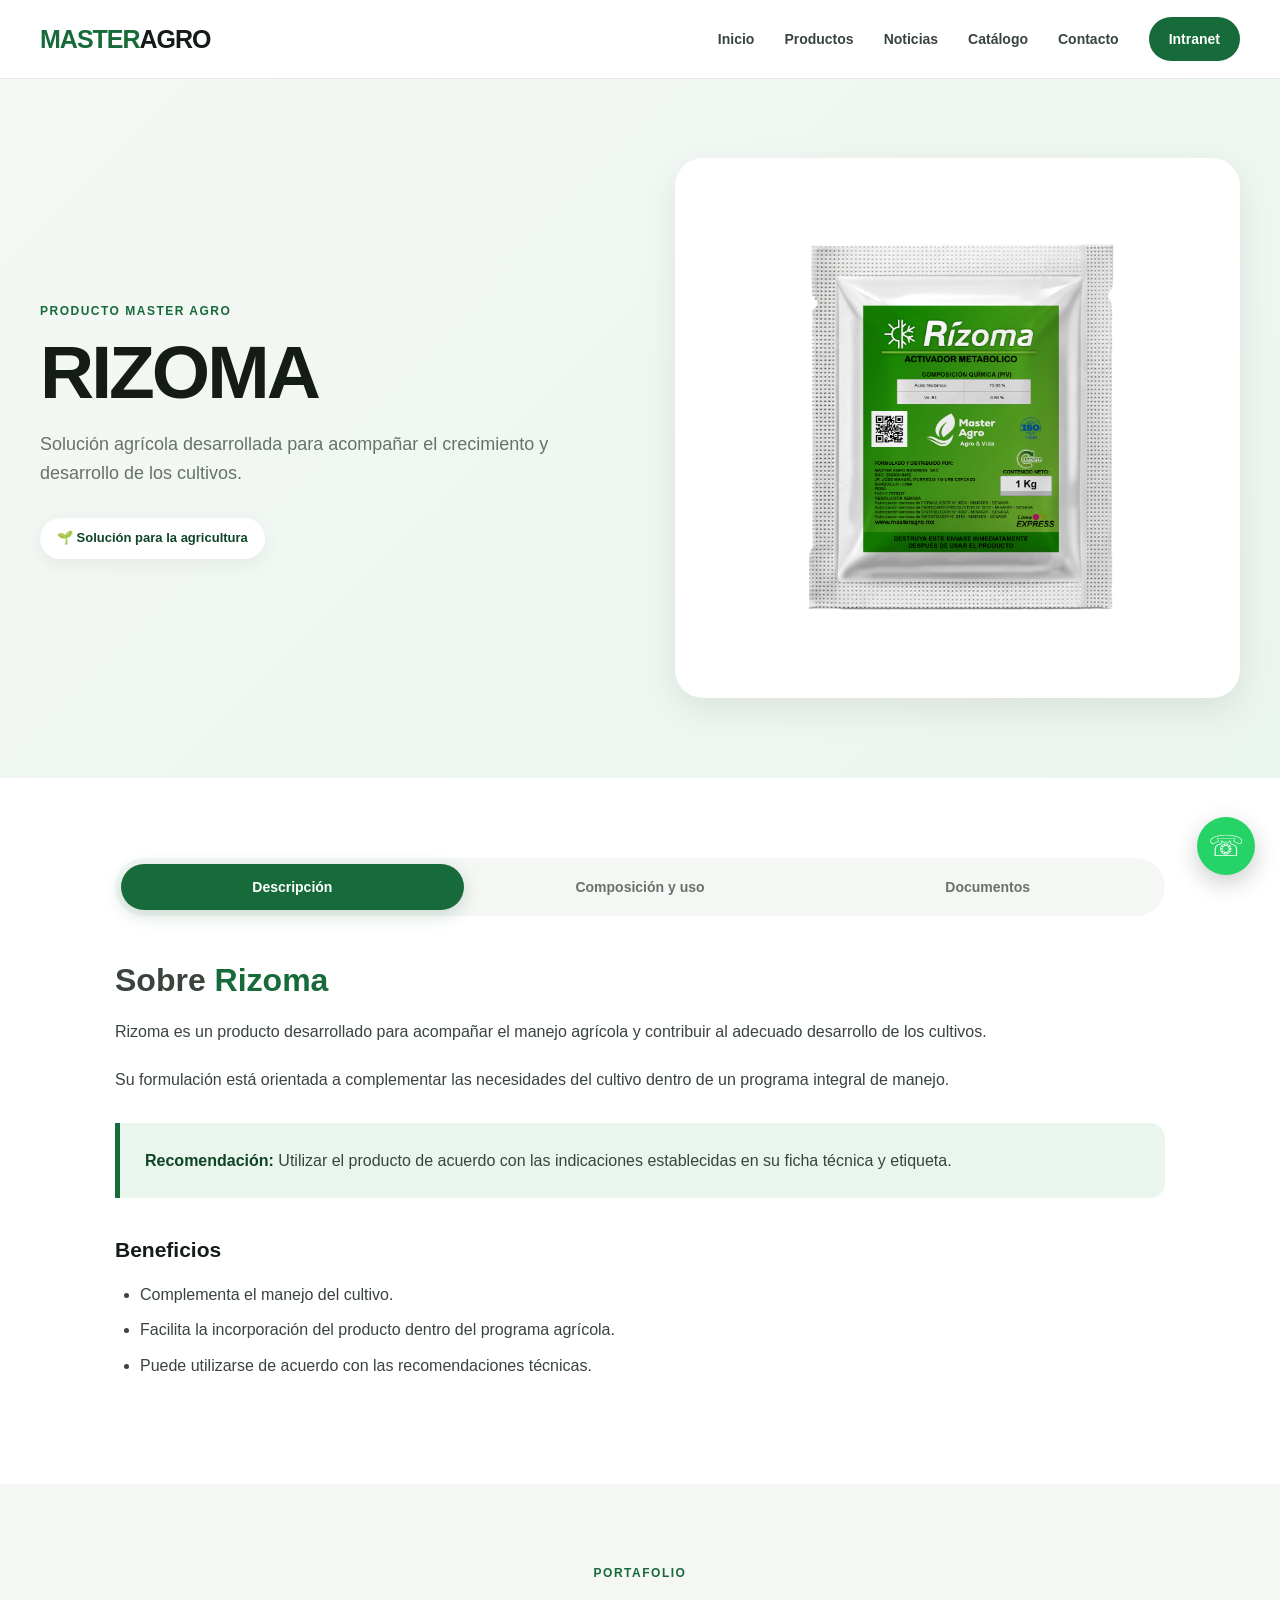
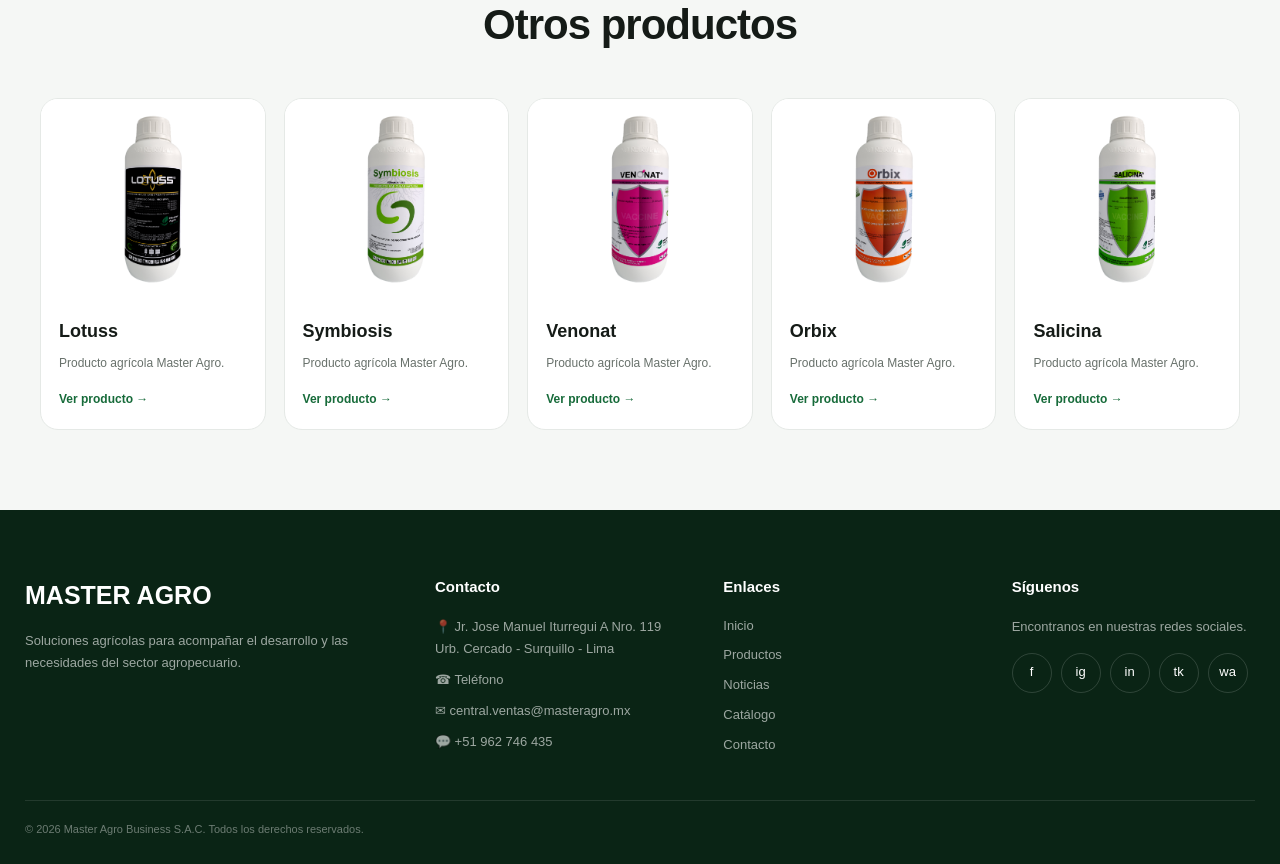
<file: producto-rizoma.html>
<!DOCTYPE html>

<html lang="es">

<head>

<meta charset="UTF-8">

<meta
    name="viewport"
    content="width=device-width, initial-scale=1.0"
>

<title>
    Rizoma | Master Agro
</title>

<meta
    name="description"
    content="Rizoma - Producto de Master Agro."
>


<style>

/* =====================================================
   VARIABLES
===================================================== */

:root {

    --verde: #176b3a;

    --verde-oscuro: #0d4526;

    --verde-claro: #eaf5ed;

    --negro: #151b17;

    --gris: #68716b;

    --gris-claro: #f5f7f5;

    --blanco: #ffffff;

    --sombra:
        0 12px 35px rgba(0,0,0,.08);

    --radio: 18px;

}


/* =====================================================
   RESET
===================================================== */

* {

    margin: 0;

    padding: 0;

    box-sizing: border-box;

}


html {

    scroll-behavior: smooth;

}


body {

    font-family:
        Arial,
        Helvetica,
        sans-serif;

    color:
        var(--negro);

    background:
        var(--blanco);

    line-height:
        1.6;

}


img {

    width: 100%;

    display: block;

}


a {

    text-decoration: none;

    color: inherit;

}


button {

    font-family: inherit;

}


/* =====================================================
   HEADER
===================================================== */

header {

    position: fixed;

    top: 0;

    left: 0;

    width: 100%;

    z-index: 1000;

    background:
        rgba(255,255,255,.96);

    backdrop-filter:
        blur(10px);

    border-bottom:
        1px solid #e8ece9;

}


.header-container {

    max-width: 1250px;

    height: 78px;

    margin: auto;

    padding:
        0 25px;

    display: flex;

    align-items: center;

    justify-content: space-between;

}


/* =====================================================
   LOGO
===================================================== */

.logo {

    display: flex;

    align-items: center;

    font-size: 25px;

    font-weight: 900;

    color:
        var(--verde);

    letter-spacing:
        -1px;

}


.logo span {

    color:
        var(--negro);

}


/* =====================================================
   MENU
===================================================== */

.menu {

    display: flex;

    align-items: center;

    gap: 30px;

}


.menu a {

    font-size: 14px;

    font-weight: 600;

    color:
        #39443d;

    transition:
        .25s;

}


.menu a:hover {

    color:
        var(--verde);

}


.menu-button {

    background:
        var(--verde);

    color:
        white !important;

    padding:
        11px 20px;

    border-radius:
        30px;

}


.menu-button:hover {

    background:
        var(--verde-oscuro);

}


/* =====================================================
   CONTENIDO
===================================================== */

main {

    padding-top:
        78px;

}


/* =====================================================
   HERO PRODUCTO
===================================================== */

.product-hero {

    background:
        linear-gradient(
            135deg,
            #f5f8f5,
            #eaf5ed
        );

    padding:
        80px 25px;

}


.product-hero-container {

    max-width:
        1200px;

    margin:
        auto;

    display:
        grid;

    grid-template-columns:
        1fr 1fr;

    align-items:
        center;

    gap:
        70px;

}


/* =====================================================
   INFORMACIÓN HERO
===================================================== */

.product-category {

    display:
        inline-block;

    color:
        var(--verde);

    font-size:
        12px;

    font-weight:
        900;

    text-transform:
        uppercase;

    letter-spacing:
        1.5px;

    margin-bottom:
        14px;

}


.product-hero h1 {

    font-size:
        clamp(45px,6vw,75px);

    line-height:
        1;

    letter-spacing:
        -3px;

    margin-bottom:
        20px;

}


.product-subtitle {

    color:
        var(--gris);

    font-size:
        18px;

    max-width:
        550px;

    margin-bottom:
        30px;

}


.product-tag {

    display:
        inline-flex;

    align-items:
        center;

    gap:
        8px;

    background:
        white;

    padding:
        10px 17px;

    border-radius:
        30px;

    color:
        var(--verde-oscuro);

    font-size:
        13px;

    font-weight:
        800;

    box-shadow:
        0 5px 20px rgba(0,0,0,.06);

}


/* =====================================================
   IMAGEN PRODUCTO
===================================================== */

.product-image-box {

    min-height:
        500px;

    background:
        white;

    border-radius:
        28px;

    display:
        flex;

    align-items:
        center;

    justify-content:
        center;

    padding:
        35px;

    box-shadow:
        var(--sombra);

}


.product-image-box img {

    width:
        100%;

    max-width:
        430px;

    max-height:
        470px;

    object-fit:
        contain;

}


/* =====================================================
   PESTAÑAS
===================================================== */

.product-tabs-section {

    padding:
        80px 25px;

}


.product-tabs-container {

    max-width:
        1050px;

    margin:
        auto;

}


.tabs {

    display:
        flex;

    justify-content:
        center;

    gap:
        5px;

    background:
        var(--gris-claro);

    padding:
        6px;

    border-radius:
        50px;

    margin-bottom:
        45px;

}


.tab-button {

    flex:
        1;

    border:
        none;

    background:
        transparent;

    padding:
        15px 20px;

    border-radius:
        40px;

    color:
        var(--gris);

    font-size:
        14px;

    font-weight:
        800;

    cursor:
        pointer;

    transition:
        .25s;

}


.tab-button:hover {

    color:
        var(--verde);

}


.tab-button.active {

    background:
        var(--verde);

    color:
        white;

    box-shadow:
        0 5px 18px rgba(23,107,58,.20);

}


/* =====================================================
   CONTENIDO TABS
===================================================== */

.tab-content {

    display:
        none;

    animation:
        fadeIn .3s ease;

}


.tab-content.active {

    display:
        block;

}


@keyframes fadeIn {

    from {

        opacity: 0;

        transform:
            translateY(8px);

    }

    to {

        opacity: 1;

        transform:
            translateY(0);

    }

}


/* =====================================================
   TITULOS
===================================================== */

.content-title {

    font-size:
        32px;

    line-height:
        1.2;

    margin-bottom:
        20px;

}


.content-title span {

    color:
        var(--verde);

}


.product-content {

    color:
        #39443d;

    font-size:
        16px;

}


.product-content p {

    margin-bottom:
        22px;

}


.product-content h3 {

    color:
        var(--negro);

    font-size:
        21px;

    margin:
        35px 0 12px;

}


.product-content ul {

    margin:
        15px 0 25px 25px;

}


.product-content li {

    margin-bottom:
        10px;

}


/* =====================================================
   DESTACADO
===================================================== */

.product-highlight {

    background:
        var(--verde-claro);

    border-left:
        5px solid var(--verde);

    padding:
        25px;

    border-radius:
        0 15px 15px 0;

    margin:
        30px 0;

}


.product-highlight strong {

    color:
        var(--verde-oscuro);

}


/* =====================================================
   COMPOSICIÓN
===================================================== */

.composition-grid {

    display:
        grid;

    grid-template-columns:
        repeat(2,1fr);

    gap:
        20px;

    margin-top:
        25px;

}


.composition-card {

    background:
        var(--gris-claro);

    border:
        1px solid #e5e9e6;

    border-radius:
        15px;

    padding:
        22px;

}


.composition-card span {

    display:
        block;

    color:
        var(--verde);

    font-size:
        12px;

    font-weight:
        900;

    text-transform:
        uppercase;

    margin-bottom:
        6px;

}


.composition-card strong {

    font-size:
        18px;

}


/* =====================================================
   DOCUMENTOS
===================================================== */

.documents-grid {

    display:
        grid;

    grid-template-columns:
        repeat(3,1fr);

    gap:
        20px;

    margin-top:
        30px;

}


.document-card {

    border:
        1px solid #e3e8e4;

    border-radius:
        18px;

    padding:
        28px 20px;

    text-align:
        center;

    transition:
        .3s;

    background:
        white;

}


.document-card:hover {

    transform:
        translateY(-5px);

    box-shadow:
        var(--sombra);

    border-color:
        #cfe2d4;

}


.document-icon {

    width:
        60px;

    height:
        60px;

    margin:
        0 auto 15px;

    border-radius:
        50%;

    background:
        var(--verde-claro);

    color:
        var(--verde);

    display:
        flex;

    align-items:
        center;

    justify-content:
        center;

    font-size:
        25px;

}


.document-card h3 {

    font-size:
        17px;

    margin-bottom:
        8px;

}


.document-card p {

    color:
        var(--gris);

    font-size:
        12px;

    margin-bottom:
        18px;

}


.document-button {

    display:
        inline-block;

    background:
        var(--verde);

    color:
        white;

    padding:
        10px 17px;

    border-radius:
        25px;

    font-size:
        12px;

    font-weight:
        800;

    transition:
        .25s;

}


.document-button:hover {

    background:
        var(--verde-oscuro);

}


/* =====================================================
   PRODUCTOS RELACIONADOS
===================================================== */

.related-products {

    background:
        var(--gris-claro);

    padding:
        80px 25px;

}


.related-products-container {

    max-width:
        1200px;

    margin:
        auto;

}


.section-title {

    text-align:
        center;

    margin-bottom:
        40px;

}


.section-title small {

    display:
        block;

    color:
        var(--verde);

    font-size:
        12px;

    font-weight:
        900;

    text-transform:
        uppercase;

    letter-spacing:
        1.5px;

    margin-bottom:
        8px;

}


.section-title h2 {

    font-size:
        clamp(30px,4vw,42px);

    letter-spacing:
        -1px;

}


.products-grid {

    display:
        grid;

    grid-template-columns:
        repeat(5,1fr);

    gap:
        18px;

}


.product-card {

    background:
        white;

    border:
        1px solid #e5e9e6;

    border-radius:
        18px;

    overflow:
        hidden;

    transition:
        .3s;

}


.product-card:hover {

    transform:
        translateY(-5px);

    box-shadow:
        var(--sombra);

}


.product-card-image {

    height:
        200px;

    display:
        flex;

    align-items:
        center;

    justify-content:
        center;

    padding:
        15px;

    background:
        white;

}


.product-card-image img {

    height:
        100%;

    object-fit:
        contain;

}


.product-card-content {

    padding:
        18px;

}


.product-card-content h3 {

    font-size:
        18px;

    margin-bottom:
        8px;

}


.product-card-content p {

    color:
        var(--gris);

    font-size:
        12px;

    margin-bottom:
        12px;

}


.product-card-link {

    color:
        var(--verde);

    font-size:
        12px;

    font-weight:
        900;

}


/* =====================================================
   FOOTER
===================================================== */

footer {

    background:
        #0a2415;

    color:
        white;

    padding:
        65px 25px 25px;

}


.footer-grid {

    max-width:
        1250px;

    margin:
        auto;

    display:
        grid;

    grid-template-columns:
        1.5fr 1fr 1fr 1fr;

    gap:
        45px;

    padding-bottom:
        45px;

}


.footer-logo {

    font-size:
        25px;

    font-weight:
        900;

    margin-bottom:
        15px;

}


.footer-column h4 {

    margin-bottom:
        17px;

    font-size:
        15px;

}


.footer-column p {

    color:
        rgba(255,255,255,.6);

    font-size:
        13px;

    line-height:
        1.7;

}


.footer-links {

    display:
        grid;

    gap:
        9px;

}


.footer-links a {

    color:
        rgba(255,255,255,.6);

    font-size:
        13px;

    transition:
        .2s;

}


.footer-links a:hover {

    color:
        white;

}


/* =====================================================
   REDES
===================================================== */

.socials {

    display:
        flex;

    gap:
        9px;

    flex-wrap:
        wrap;

}


.social {

    width:
        40px;

    height:
        40px;

    border:
        1px solid rgba(255,255,255,.15);

    border-radius:
        50%;

    display:
        flex;

    align-items:
        center;

    justify-content:
        center;

    font-size:
        13px;

    transition:
        .25s;

}


.social:hover {

    background:
        white;

    color:
        var(--verde);

}


/* =====================================================
   COPYRIGHT
===================================================== */

.copyright {

    max-width:
        1250px;

    margin:
        auto;

    padding-top:
        20px;

    border-top:
        1px solid rgba(255,255,255,.1);

    color:
        rgba(255,255,255,.4);

    font-size:
        11px;

}


/* =====================================================
   WHATSAPP
===================================================== */

.floating-whatsapp {

    position:
        fixed;

    right:
        25px;

    bottom:
        25px;

    width:
        58px;

    height:
        58px;

    border-radius:
        50%;

    background:
        #25D366;

    color:
        white;

    display:
        flex;

    align-items:
        center;

    justify-content:
        center;

    z-index:
        9999;

    box-shadow:
        0 8px 25px rgba(0,0,0,.20);

    transition:
        .25s;

}


.floating-whatsapp:hover {

    transform:
        translateY(-4px)
        scale(1.05);

}


.floating-whatsapp span {

    font-size:
        29px;

}


/* =====================================================
   VOLVER ARRIBA
===================================================== */

.back-to-top {

    position:
        fixed;

    right:
        25px;

    bottom:
        95px;

    width:
        48px;

    height:
        48px;

    border:
        none;

    border-radius:
        50%;

    background:
        var(--verde);

    color:
        white;

    font-size:
        22px;

    font-weight:
        bold;

    cursor:
        pointer;

    z-index:
        9998;

    opacity:
        0;

    visibility:
        hidden;

    transform:
        translateY(15px);

    transition:
        .3s;

    box-shadow:
        0 8px 25px rgba(0,0,0,.18);

}


.back-to-top.show {

    opacity:
        1;

    visibility:
        visible;

    transform:
        translateY(0);

}


/* =====================================================
   RESPONSIVE
===================================================== */

@media (max-width:1100px) {

    .products-grid {

        grid-template-columns:
            repeat(3,1fr);

    }

}


@media (max-width:950px) {

    .menu {

        display:
            none;

    }


    .product-hero-container {

        grid-template-columns:
            1fr;

    }


    .product-image-box {

        min-height:
            400px;

    }


    .footer-grid {

        grid-template-columns:
            repeat(2,1fr);

    }

}


@media (max-width:700px) {

    .tabs {

        border-radius:
            18px;

        flex-direction:
            column;

    }


    .tab-button {

        width:
            100%;

    }


    .composition-grid {

        grid-template-columns:
            1fr;

    }


    .documents-grid {

        grid-template-columns:
            1fr;

    }


    .products-grid {

        grid-template-columns:
            repeat(2,1fr);

    }

}


@media (max-width:600px) {

    .header-container {

        padding:
            0 18px;

    }


    .product-hero {

        padding:
            55px 18px;

    }


    .product-hero h1 {

        font-size:
            50px;

    }


    .product-subtitle {

        font-size:
            16px;

    }


    .product-image-box {

        min-height:
            350px;

        padding:
            25px;

        border-radius:
            20px;

    }


    .product-tabs-section {

        padding:
            55px 18px;

    }


    .content-title {

        font-size:
            28px;

    }


    .products-grid {

        grid-template-columns:
            1fr;

    }


    .related-products {

        padding:
            60px 18px;

    }


    .footer-grid {

        grid-template-columns:
            1fr;

    }


    .floating-whatsapp {

        width:
            53px;

        height:
            53px;

        right:
            17px;

        bottom:
            17px;

    }


    .back-to-top {

        width:
            44px;

        height:
            44px;

        right:
            21px;

        bottom:
            80px;

    }

}

</style>

</head>


<body>


<!-- =====================================================
     HEADER
===================================================== -->

<header>

<div class="header-container">

    <a
        href="index.html"
        class="logo">

        MASTER <span>AGRO</span>

    </a>


    <nav class="menu">

        <a href="index.html#inicio">
            Inicio
        </a>

        <a href="index.html#productos">
            Productos
        </a>

        <a href="index.html#noticias">
            Noticias
        </a>

        <a href="index.html#catalogo">
            Catálogo
        </a>

        <a href="index.html#contacto">
            Contacto
        </a>

        <a
            href="https://ferozo.email/"
            class="menu-button">

            Intranet

        </a>

    </nav>

</div>

</header>


<!-- =====================================================
     CONTENIDO
===================================================== -->

<main>


<!-- =====================================================
     HERO DEL PRODUCTO
===================================================== -->

<section class="product-hero">

<div class="product-hero-container">


    <div>

        <span class="product-category">
            Producto Master Agro
        </span>


        <h1>
            RIZOMA
        </h1>


        <p class="product-subtitle">

            Solución agrícola desarrollada para
            acompañar el crecimiento y desarrollo
            de los cultivos.

        </p>


        <div class="product-tag">

            🌱 Solución para la agricultura

        </div>

    </div>


    <div class="product-image-box">

        <img
            src="assets/productos/rizoma.png"
            alt="Rizoma - Master Agro">

    </div>


</div>

</section>


<!-- =====================================================
     PESTAÑAS
===================================================== -->

<section class="product-tabs-section">

<div class="product-tabs-container">


    <div class="tabs">

        <button
            class="tab-button active"
            data-tab="descripcion">

            Descripción

        </button>


        <button
            class="tab-button"
            data-tab="composicion">

            Composición y uso

        </button>


        <button
            class="tab-button"
            data-tab="documentos">

            Documentos

        </button>

    </div>


    <!-- =================================================
         TAB 1
    ================================================== -->

    <div
        id="descripcion"
        class="tab-content active">

        <div class="product-content">

            <h2 class="content-title">

                Sobre <span>Rizoma</span>

            </h2>


            <p>

                Rizoma es un producto desarrollado
                para acompañar el manejo agrícola
                y contribuir al adecuado desarrollo
                de los cultivos.

            </p>


            <p>

                Su formulación está orientada a
                complementar las necesidades del
                cultivo dentro de un programa
                integral de manejo.

            </p>


            <div class="product-highlight">

                <strong>
                    Recomendación:
                </strong>

                Utilizar el producto de acuerdo
                con las indicaciones establecidas
                en su ficha técnica y etiqueta.

            </div>


            <h3>
                Beneficios
            </h3>


            <ul>

                <li>
                    Complementa el manejo del cultivo.
                </li>

                <li>
                    Facilita la incorporación del
                    producto dentro del programa agrícola.
                </li>

                <li>
                    Puede utilizarse de acuerdo con
                    las recomendaciones técnicas.
                </li>

            </ul>

        </div>

    </div>


    <!-- =================================================
         TAB 2
    ================================================== -->

    <div
        id="composicion"
        class="tab-content">

        <div class="product-content">

            <h2 class="content-title">

                Composición y
                <span>recomendaciones</span>

            </h2>


            <p>

                La información correspondiente a la
                composición garantizada y características
                técnicas de Rizoma debe consultarse
                en la documentación oficial del producto.

            </p>


            <div class="composition-grid">


                <div class="composition-card">

                    <span>
                        Producto
                    </span>

                    <strong>
                        Rizoma
                    </strong>

                </div>


                <div class="composition-card">

                    <span>
                        Categoría
                    </span>

                    <strong>
                        Producto agrícola
                    </strong>

                </div>


                <div class="composition-card">

                    <span>
                        Presentación
                    </span>

                    <strong>
                        Consultar ficha técnica
                    </strong>

                </div>


                <div class="composition-card">

                    <span>
                        Aplicación
                    </span>

                    <strong>
                        Según recomendación técnica
                    </strong>

                </div>

            </div>


            <h3>
                Recomendaciones de uso
            </h3>


            <ul>

                <li>
                    Leer cuidadosamente la etiqueta
                    antes de utilizar el producto.
                </li>

                <li>
                    Seguir las dosis y recomendaciones
                    indicadas en la ficha técnica.
                </li>

                <li>
                    Utilizar equipo de protección
                    cuando corresponda.
                </li>

                <li>
                    Mantener el producto fuera del
                    alcance de personas no autorizadas.
                </li>

            </ul>

        </div>

    </div>


    <!-- =================================================
         TAB 3
    ================================================== -->

    <div
        id="documentos"
        class="tab-content">

        <div class="product-content">

            <h2 class="content-title">

                Documentos del
                <span>producto</span>

            </h2>


            <p>

                Consulta y descarga la documentación
                técnica correspondiente a Rizoma.

            </p>


            <div class="documents-grid">


                <!-- FICHA TÉCNICA -->

                <div class="document-card">

                    <div class="document-icon">
                        📄
                    </div>

                    <h3>
                        Ficha Técnica
                    </h3>

                    <p>
                        Información técnica,
                        características y recomendaciones.
                    </p>

                    <a
                        href="assets/documentos/rizoma-ficha-tecnica.pdf"
                        class="document-button"
                        target="_self">

                        Ver documento

                    </a>

                </div>


                <!-- HOJA DE SEGURIDAD -->

                <div class="document-card">

                    <div class="document-icon">
                        🛡️
                    </div>

                    <h3>
                        Hoja de Seguridad
                    </h3>

                    <p>
                        Información de seguridad,
                        manipulación y almacenamiento.
                    </p>

                    <a
                        href="assets/documentos/rizoma-hoja-seguridad.pdf"
                        class="document-button"
                        target="_self">

                        Ver documento

                    </a>

                </div>


                <!-- ETIQUETA -->

                <div class="document-card">

                    <div class="document-icon">
                        🏷️
                    </div>

                    <h3>
                        Etiqueta
                    </h3>

                    <p>
                        Etiqueta oficial y recomendaciones
                        de uso del producto.
                    </p>

                    <a
                        href="assets/documentos/rizoma-etiqueta.pdf"
                        class="document-button"
                        target="_self">

                        Ver documento

                    </a>

                </div>


            </div>

        </div>

    </div>


</div>

</section>


<!-- =====================================================
     PRODUCTOS RELACIONADOS
===================================================== -->

<section class="related-products">

<div class="related-products-container">


    <div class="section-title">

        <small>
            Portafolio
        </small>

        <h2>
            Otros productos
        </h2>

    </div>


    <div class="products-grid">


        <!-- LOTUSS -->

        <a
            href="producto-lotuss.html"
            class="product-card">

            <div class="product-card-image">

                <img
                    src="assets/productos/lotuss.png"
                    alt="Lotuss">

            </div>

            <div class="product-card-content">

                <h3>
                    Lotuss
                </h3>

                <p>
                    Producto agrícola Master Agro.
                </p>

                <span class="product-card-link">
                    Ver producto →
                </span>

            </div>

        </a>


        <!-- SYMBIOSIS -->

        <a
            href="producto-symbiosis.html"
            class="product-card">

            <div class="product-card-image">

                <img
                    src="assets/productos/symbiosis.png"
                    alt="Symbiosis">

            </div>

            <div class="product-card-content">

                <h3>
                    Symbiosis
                </h3>

                <p>
                    Producto agrícola Master Agro.
                </p>

                <span class="product-card-link">
                    Ver producto →
                </span>

            </div>

        </a>


        <!-- VENONAT -->

        <a
            href="producto-venonat.html"
            class="product-card">

            <div class="product-card-image">

                <img
                    src="assets/productos/venonat.png"
                    alt="Venonat">

            </div>

            <div class="product-card-content">

                <h3>
                    Venonat
                </h3>

                <p>
                    Producto agrícola Master Agro.
                </p>

                <span class="product-card-link">
                    Ver producto →
                </span>

            </div>

        </a>


        <!-- ORBIX -->

        <a
            href="producto-orbix.html"
            class="product-card">

            <div class="product-card-image">

                <img
                    src="assets/productos/orbix.png"
                    alt="Orbix">

            </div>

            <div class="product-card-content">

                <h3>
                    Orbix
                </h3>

                <p>
                    Producto agrícola Master Agro.
                </p>

                <span class="product-card-link">
                    Ver producto →
                </span>

            </div>

        </a>


        <!-- SALICINA -->

        <a
            href="producto-salicina.html"
            class="product-card">

            <div class="product-card-image">

                <img
                    src="assets/productos/salicina.png"
                    alt="Salicina">

            </div>

            <div class="product-card-content">

                <h3>
                    Salicina
                </h3>

                <p>
                    Producto agrícola Master Agro.
                </p>

                <span class="product-card-link">
                    Ver producto →
                </span>

            </div>

        </a>


    </div>

</div>

</section>


</main>


<!-- =====================================================
     FOOTER
===================================================== -->

<footer id="contacto">

<div class="footer-grid">


    <!-- EMPRESA -->

    <div class="footer-column">

        <div class="footer-logo">
            MASTER AGRO
        </div>

        <p>

            Soluciones agrícolas para acompañar
            el desarrollo y las necesidades del
            sector agropecuario.

        </p>

    </div>


    <!-- CONTACTO -->

    <div class="footer-column">

        <h4>
            Contacto
        </h4>

        <div class="footer-links">

            <p>
                📍 Jr. Jose Manuel Iturregui A Nro. 119
                Urb. Cercado - Surquillo - Lima
            </p>

            <p>
                ☎ Teléfono
            </p>

            <p>
                ✉ central.ventas@masteragro.mx
            </p>

            <p>
                💬 +51 962 746 435
            </p>

        </div>

    </div>


    <!-- ENLACES -->

    <div class="footer-column">

        <h4>
            Enlaces
        </h4>

        <div class="footer-links">

            <a href="index.html#inicio">
                Inicio
            </a>

            <a href="index.html#productos">
                Productos
            </a>

            <a href="index.html#noticias">
                Noticias
            </a>

            <a href="index.html#catalogo">
                Catálogo
            </a>

            <a href="index.html#contacto">
                Contacto
            </a>

        </div>

    </div>


    <!-- REDES -->

    <div class="footer-column">

        <h4>
            Síguenos
        </h4>

        <p style="margin-bottom:15px;">
            Encontranos en nuestras redes sociales.
        </p>


        <div class="socials">

            <a
                href="#"
                class="social"
                aria-label="Facebook">

                f

            </a>


            <a
                href="#"
                class="social"
                aria-label="Instagram">

                ig

            </a>


            <a
                href="#"
                class="social"
                aria-label="LinkedIn">

                in

            </a>


            <a
                href="#"
                class="social"
                aria-label="TikTok">

                tk

            </a>


            <a
                href="https://wa.me/51970859150"
                class="social"
                target="_blank"
                rel="noopener noreferrer"
                aria-label="WhatsApp">

                wa

            </a>

        </div>

    </div>

</div>


<div class="copyright">

    © 2026 Master Agro Business S.A.C.
    Todos los derechos reservados.

</div>

</footer>


<!-- =====================================================
     WHATSAPP
===================================================== -->

<a
    href="https://wa.me/51970859150"
    class="floating-whatsapp"
    target="_blank"
    rel="noopener noreferrer"
    aria-label="Contactar por WhatsApp">

    <span>
        ☏
    </span>

</a>


<!-- =====================================================
     VOLVER ARRIBA
===================================================== -->

<button
    id="backToTop"
    class="back-to-top"
    aria-label="Volver arriba">

    ↑

</button>


<!-- =====================================================
     JAVASCRIPT
===================================================== -->

<script>

/* =====================================================
   PESTAÑAS
===================================================== */

const tabButtons =
    document.querySelectorAll(".tab-button");

const tabContents =
    document.querySelectorAll(".tab-content");


tabButtons.forEach(
    button => {

        button.addEventListener(
            "click",
            () => {

                const target =
                    button.dataset.tab;


                tabButtons.forEach(
                    item => {

                        item.classList.remove(
                            "active"
                        );

                    }
                );


                tabContents.forEach(
                    content => {

                        content.classList.remove(
                            "active"
                        );

                    }
                );


                button.classList.add(
                    "active"
                );


                document
                    .getElementById(target)
                    .classList.add("active");

            }
        );

    }
);


/* =====================================================
   VOLVER ARRIBA
===================================================== */

const backToTop =
    document.getElementById(
        "backToTop"
    );


window.addEventListener(
    "scroll",
    function () {

        if (
            window.scrollY > 400
        ) {

            backToTop.classList.add(
                "show"
            );

        } else {

            backToTop.classList.remove(
                "show"
            );

        }

    }
);


backToTop.addEventListener(
    "click",
    function () {

        window.scrollTo({

            top: 0,

            behavior: "smooth"

        });

    }
);

</script>


</body>

</html>
</file>
